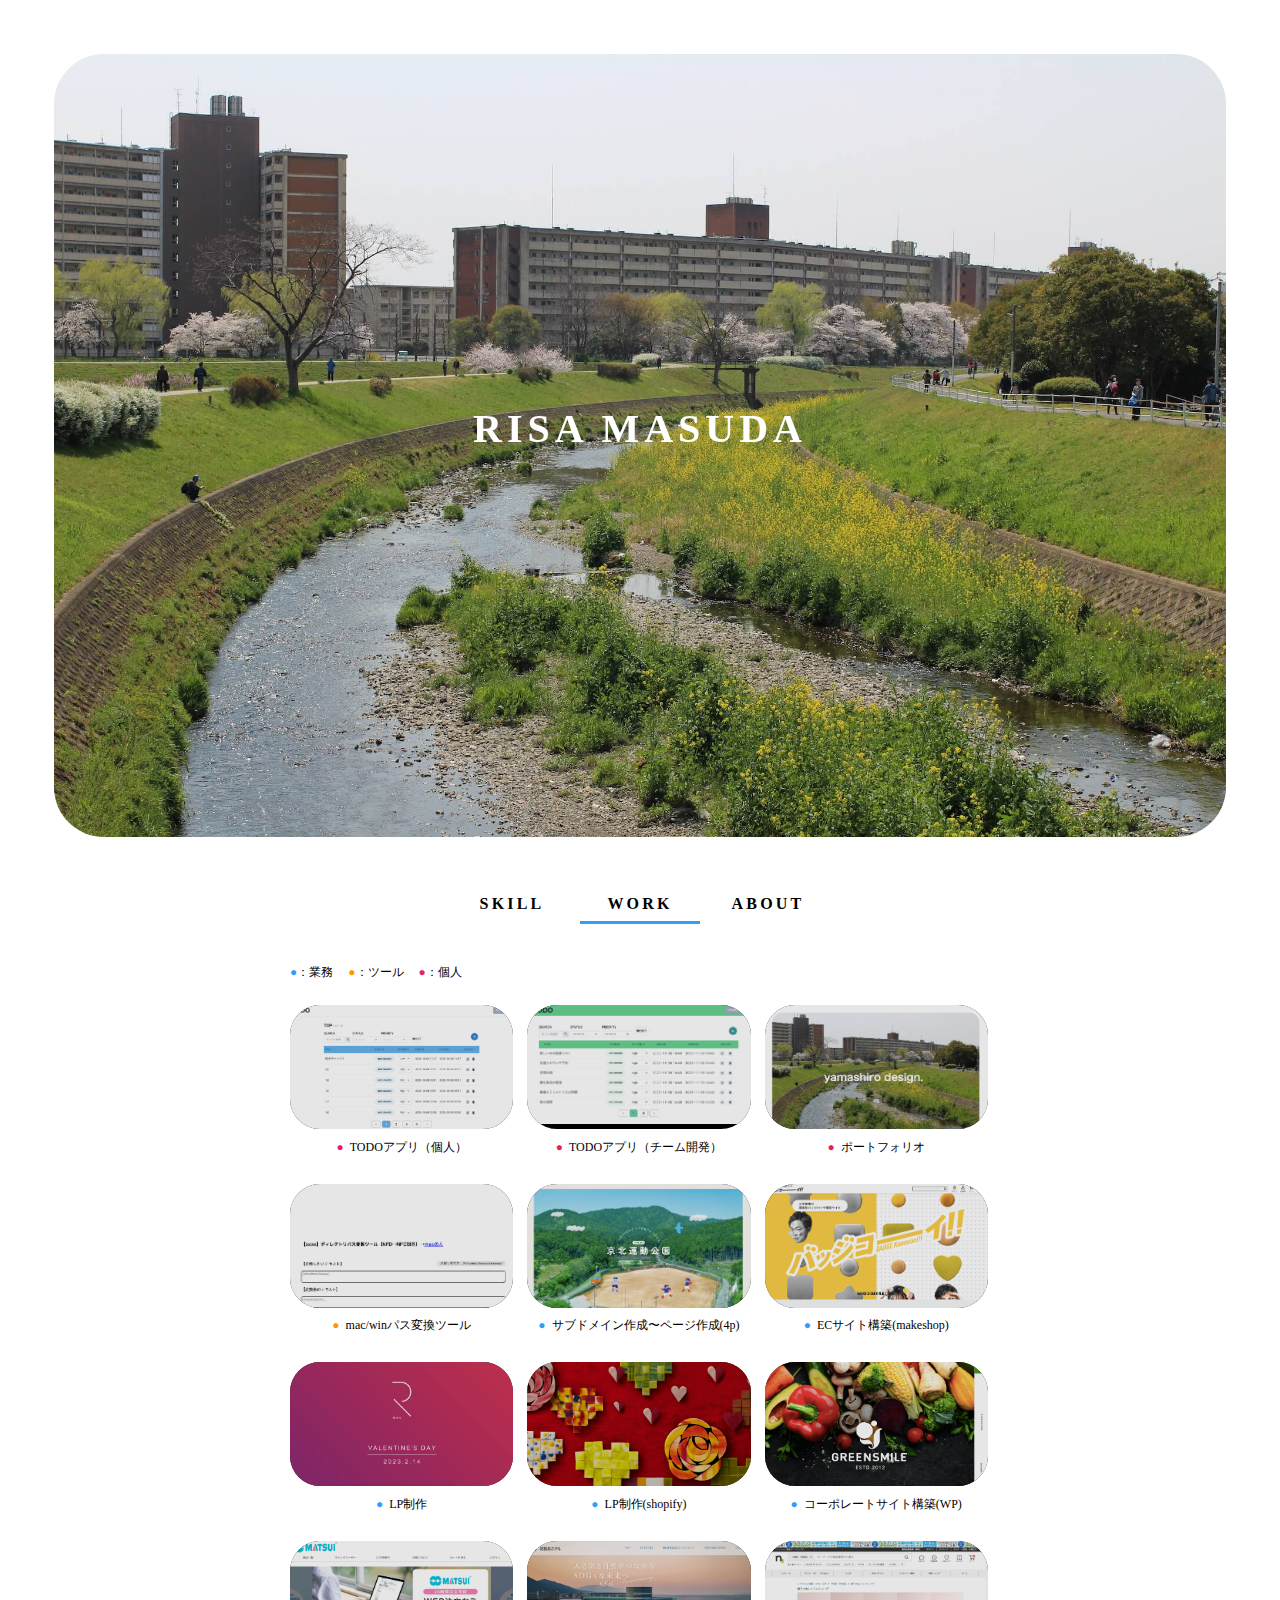
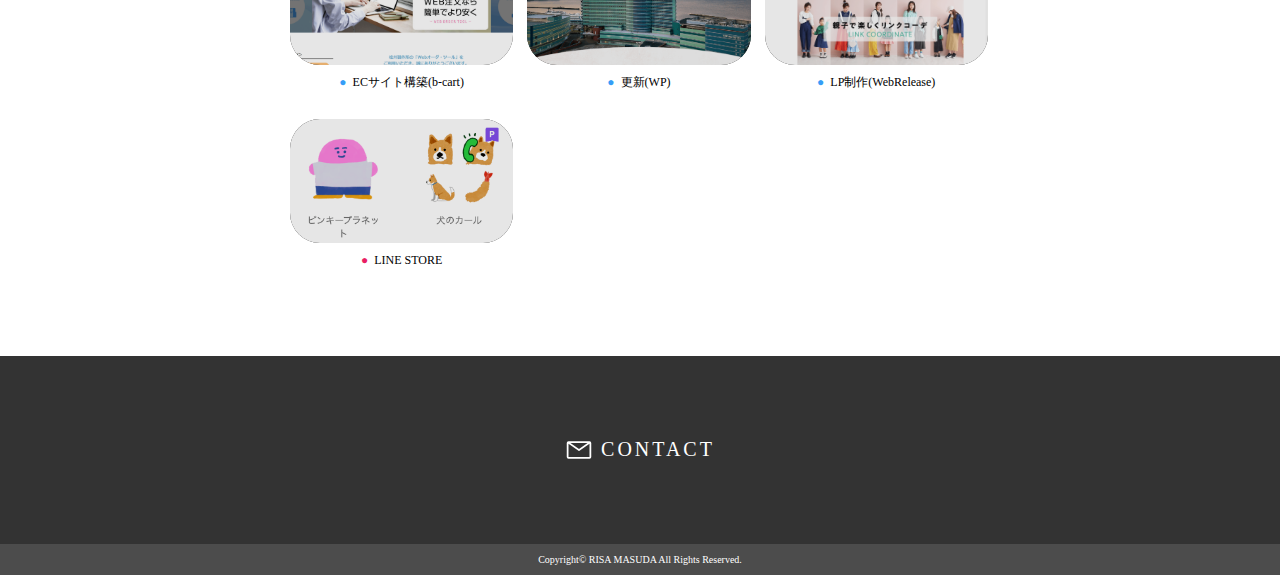
<file: index.html>
<!DOCTYPE html>
<html lang="en">

<head>
    <meta charset="UTF-8">
    <meta http-equiv="X-UA-Compatible" content="IE=edge">
    <meta name="viewport" content="width=device-width, initial-scale=1.0">
    <title>RISA MASUDA</title>
    <link rel="shortcut icon" href="img/favicon.ico">

    <meta property="og:site_name" content="RISA MASUDA" />
    <meta property="og:url" content="https://rmrmrmrmrmrm.github.io/230501_portfolio/" />
    <meta property="og:title" content="RISA MASUDA" />
    <meta property="og:description" content="ポートフォリオ" />
    <meta property="og:type" content="website" />
    <meta property="og:image" content="img/og.png" />
    <meta property="og:locale" content="ja_JP" />
    <meta name="twitter:card" content="summary_large_image" />
    <meta name="twitter:description" content="ポートフォリオ" />
    <meta name="twitter:image:src" content="img/og.png" />

    <link href="img/mv1.jpeg" rel="preload" as="image">

    <link rel="stylesheet" type="text/css" href="css/style.min.css">
    <link rel="stylesheet" type="text/css"
        href="https://cdnjs.cloudflare.com/ajax/libs/font-awesome/5.15.4/css/all.min.css">
</head>

<body>

    <header>
        <h1 id="logo" class="fadeInUp"><a href="index.html">
                RISA MASUDA
            </a></h1>
    </header>


    <div id="kv">
    </div><!-- /#kv -->

    <article id="introduction">
        <ul class="flexC tab">
            <li>SKILL</li>
            <li>WORK</li>
            <li>ABOUT</li>
        </ul>
        <div class="contents">
            <div class="content" id="skill">
                <section>
                    <div id="sort">
                        <div class="sort_menu">
                            <ul class="flexC">
                                <li class="hov sort_item" data-name="la"><span>言語/ライブラリ</span></li>
                                <li class="hov sort_item" data-name="fl"><span>フレームワーク他</span></li>
                                <li class="hov sort_item" data-name="de"><span>デザイン</span></li>
                                <li class="hov sort_item" data-name="cm"><span>CMS・ASP</span></li>
                                <li class="hov sort_item" data-name="pl"><span>進行管理</span></li>
                                <li class="hov sort_item reset" data-name="reset"><span>RESET</span></li>
                            </ul>
                        </div><!-- /.sort_menu -->
                        <table class="sort_table">
                            <tbody>
                                <tr>
                                    <th>実務経験があり<br>特に熟知している<br><span class="star">★★★★★</span></th>
                                    <td>
                                        <ul class="flex">
                                            <li class="sort_child" data-item="la"><img src="img/html5.svg" alt="HTML5">
                                                <p>HTML5</p>
                                            </li>
                                            <li class="sort_child" data-item="la"><img src="img/css3.svg" alt="CSS3">
                                                <p>CSS3</p>
                                            </li>
                                            <li class="sort_child" data-item="la"><img src="img/jquery.svg"
                                                    alt="jQuery">
                                                <p>jQuery</p>
                                            </li>
                                            <li class="sort_child" data-item="de"><img src="img/photoshop.svg"
                                                    alt="photoshop">
                                                <p>photoshop</p>
                                            </li>
                                            <li class="sort_child" data-item="pl"><img src="img/backlog.png"
                                                    alt="Backlog">
                                                <p>Backlog</p>
                                            </li>
                                        </ul><!-- /.flex -->
                                    </td>
                                </tr>
                                <tr>
                                    <th>実務経験がある<br><span class="star">★★★★☆</span></th>
                                    <td>
                                        <ul class="flex">
                                            <li class="sort_child" data-item="la"><img src="img/javascript.svg"
                                                    alt="javascript">
                                                <p>Vanilla.js</p>
                                            </li>
                                            <li class="sort_child wide" data-item="cm"><img src="img/cart.svg"
                                                    alt="cart">
                                                <p>MakeShop/COLORME<br>b-cart/shopify</p>
                                            </li>
                                        </ul><!-- /.flex -->
                                    </td>
                                </tr>
                                <tr>
                                    <th>実務経験はあるが<br>使用期間が短い<br><span class="star">★★★☆☆</span></th>
                                    <td>
                                        <ul class="flex">
                                            <li class="sort_child" data-item="cm"><img src="img/wp.svg" alt="WP">
                                                <p>WP</p>
                                            </li>
                                            <li class="sort_child" data-item="de"><img src="img/xd.svg" alt="XD">
                                                <p>XD</p>
                                            </li>
                                            <li class="sort_child" data-item="pl"><img src="img/subversion.svg"
                                                    alt="subversion">
                                                <p>subversion</p>
                                            </li>
                                        </ul><!-- /.flex -->
                                    </td>
                                </tr>
                                <tr>
                                    <th>個人開発の経験がある<br><span class="star">★★☆☆☆</span></th>
                                    <td>
                                        <ul class="flex">
                                            <li class="sort_child" data-item="la"><img src="img/php.svg" alt="php">
                                                <p>php</p>
                                            </li>
                                            <li class="sort_child" data-item="la"><img src="img/python.svg"
                                                    alt="python">
                                                <p>python</p>
                                            </li>
                                        </ul><!-- /.flex -->
                                    </td>
                                </tr>
                                <tr>
                                    <th>基本的な学習をした<br><span class="star">★☆☆☆☆</span></th>
                                    <td>
                                        <ul class="flex">
                                            <li class="sort_child" data-item="fl"><img src="img/react.svg" alt="React">
                                                <p>React</p>
                                            </li>
                                            <li class="sort_child" data-item="pl"><img src="img/git.svg" alt="Git">
                                                <p>Git</p>
                                            </li>
                                            <li class="sort_child" data-item="de"><img src="img/figma.svg" alt="figma">
                                                <p>figma</p>
                                            </li>
                                        </ul><!-- /.flex -->
                                    </td>
                                </tr>
                                <tr>
                                    <th>学習予定<br><span class="star">☆☆☆☆☆</span></th>
                                    <td>
                                        <ul class="flex">
                                            <li class="sort_child" data-item="fl"><img src="img/vue.svg" alt="Vue.js">
                                                <p>Vue.js</p>
                                            </li>
                                            <li class="sort_child" data-item="fl"><img src="img/laravel.svg"
                                                    alt="laravel">
                                                <p>laravel</p>
                                            </li>
                                            <li class="sort_child" data-item="la"><img src="img/typescript.svg"
                                                    alt="Typescript">
                                                <p>Typescript</p>
                                            </li>
                                            <li class="sort_child" data-item="fl"><img src="img/docker.svg"
                                                    alt="docker">
                                                <p>docker</p>
                                            </li>
                                            <li class="sort_child wide" data-item="fl"><img src="img/rails.svg"
                                                    alt="rails">
                                                <p>Ruby on rails</p>
                                            </li>
                                            <!--
                                            <li class="sort_child" data-item="la"><img src="img/java.svg" alt="java">
                                                <p>java</p>
                                            </li>
                                            <li class="sort_child" data-item="la"><img src="img/threejs.svg" alt="threejs">
                                                <p>threejs</p>
                                            </li>
                                        -->
                                        </ul><!-- /.flex -->
                                    </td>
                                </tr>
                            </tbody>
                        </table>
                    </div><!-- /#sort -->
                </section>
            </div>
            <div class="content" id="work">
                <section>
                    <p class="ico_info">
                        <span class="ico_work">●</span>：業務　
                        <span class="ico_tool">●</span>：ツール　
                        <span class="ico_private">●</span>：個人　
                    </p>
                    <ul class="flex low3">
                        <li>
                            <a href="work/todon.html">
                                <img src="img/tdn0.png" alt="TODOアプリ（個人）">
                                <span>【技術】next13(AppRouter)/typescript/chakra-ui/firebase/vercel<br>
                                    【詳細】解説ページへ</span>
                            </a>
                            <p><span class="ico_private">●</span>TODOアプリ（個人）</p>
                        </li>
                        <li>
                            <a href="work/todo.html">
                                <img src="img/td1.png" alt="TODOアプリ（チーム開発）">
                                <span>【技術】next/Git(GitHubFlow)/chakra-ui/firebase/vercel<br>
                                    【詳細】解説ページへ</span>
                            </a>
                            <p><span class="ico_private">●</span>TODOアプリ（チーム開発）</p>
                        </li>
                        <li>
                            <a href="work/pf.html">
                                <img src="img/og.png" alt="ポートフォリオ">
                                <span>【技術】HTML/CSS/jQuery/Github/jQuery/sass<br>
                                    【詳細】解説ページへ</span>
                            </a>
                            <p><span class="ico_private">●</span>ポートフォリオ</p>
                        </li>
                        <li>
                            <a href="work/tool_path.html">
                                <img src="img/work_toolpath.png" alt="mac/winパス変換ツール">
                                <span>【技術】HTML/CSS/jQuery<br>
                                    【詳細】解説ページへ</span>
                            </a>
                            <p><span class="ico_tool">●</span>mac/winパス変換ツール</p>
                        </li>
                        <li>
                            <a href="https://athletic.kyoto-keihoku.jp/" target="_blank" rel="noopener">
                                <img src="img/work_keihoku.png" alt="サブドメイン作成〜ページ作成(4p)">
                                <span>【担当】コーディング<br>
                                    【技術】HTML/CSS/jQuery/アメブロ記事引用/サブドメイン作成(さくら)<br>
                                    【詳細】外部リンク</span>
                            </a>
                            <p><span class="ico_work">●</span>サブドメイン作成〜ページ作成(4p)</p>
                        </li>
                        <li>
                            <a href="https://www.badge-koi.com/" target="_blank" rel="noopener">
                                <img src="img/work2_1.png" alt="ECサイト構築(makeshop)">
                                <span>【担当】コーディング<br>
                                    【技術】HTML/CSS/jQuery/makeshop<br>
                                    【詳細】外部リンク</span>
                            </a>
                            <p><span class="ico_work">●</span>ECサイト構築(makeshop)</p>
                        </li>
                        <li>
                            <a href="https://rau-kyoto.com/event/valentine2023/" target="_blank" rel="noopener">
                                <img src="img/work4_2.png" alt="">
                                <span>【担当】コーディング<br>
                                    【技術】HTML/CSS/jQuery<br>
                                    【詳細】外部リンク</span>
                            </a>
                            <p><span class="ico_work">●</span>LP制作</p>
                        </li>
                        <li>
                            <a href="https://www.sachitakagi.com/f/valentine2023" target="_blank" rel="noopener">
                                <img src="img/work_future_1.png" alt="LP制作(shopify)">
                                <span>【担当】コーディング<br>
                                    【技術】HTML/CSS/jQuery/shopify<br>
                                    【詳細】外部リンク</span>
                            </a>
                            <p><span class="ico_work">●</span>LP制作(shopify)</p>
                        </li>
                        <li>
                            <a href="https://greensmile-kyoto.jp/" target="_blank" rel="noopener">
                                <img src="img/work3_1.png" alt="コーポレートサイト構築(WP)">
                                <span>【担当】コーディング<br>
                                    【技術】HTML/CSS/jQuery/WP<br>
                                    【詳細】外部リンク</span>
                            </a>
                            <p><span class="ico_work">●</span>コーポレートサイト構築(WP)</p>
                        </li>
                        <li>
                            <a href="#">
                                <img src="img/work_bcart.png" alt="ECサイト構築(b-cart)">
                                <span>【担当】コーディング<br>
                                    【技術】HTML/CSS/jQuery/b-cart<br>
                                    【詳細】リンク先なし</span>
                            </a>
                            <p><span class="ico_work">●</span>ECサイト構築(b-cart)</p>
                        </li>
                        <li>
                            <a href="#">
                                <img src="img/work_biwako.png" alt="更新(WP)">
                                <span>【担当】コーディング<br>
                                    【技術】HTML/CSS/jQuery/WP<br>
                                    【詳細】リンク先なし（クローズ）</span>
                            </a>
                            <p><span class="ico_work">●</span>更新(WP)</p>
                        </li>
                        <li>
                            <a href="https://www.nissen.co.jp/s/kids/CD23SP105/?2nd=SH03_osusume_005" target="_blank"
                                rel="noopener">
                                <img src="img/work1_1.png" alt="LP制作(WebRelease)">
                                <span>【担当】コーディング<br>
                                    【技術】HTML/CSS/jQuery/WebRelease<br>
                                    【詳細】外部リンク</span>
                            </a>
                            <p><span class="ico_work">●</span>LP制作(WebRelease)</p>
                        </li>
                        <li>
                            <a href="https://store.line.me/emojishop/author/5612306/ja" target="_blank" rel="noopener">
                                <img src="img/line.png" alt="LINE STORE">
                                <span>【技術】PSD(イラスト)<br>
                                    【詳細】外部リンク</span>
                            </a>
                            <p><span class="ico_private">●</span>LINE STORE</p>
                        </li>
                    </ul>
                </section>
            </div>
            <div class="content" id="about">
                <section>
                    <div class="box timeline">
                        <div class="period">
                            <div class="period_no"><span class="year"><span class="no">6</span>年</span></div>
                            <div class="period_year">2017〜2023</div>
                            <h2>コーダー</h2>
                            <p>
                                コーダー専業として月30ページのLP制作をメインに、カート系ASPのカスタマイズ制作や、WP新規構築、更新修正等を対応しました。<br>
                                更新性や保守性に配慮し、デザインを忠実に再現できるよう心がけました。
                            </p>
                        </div>
                        <div class="period">
                            <div class="period_no"><span class="year"><span class="no">2</span>年</span></div>
                            <div class="period_year">2015〜2017</div>
                            <h2>webデザイナー</h2>
                            <p>
                                自社CMSの販売〜運用サポートをする事業部のwebデザイナーとして在籍。<br>
                                ディレクション、デザイナー、運用サポートにトータルに関わりました。
                            </p>
                        </div>
                        <div class="period" id="school">
                            <div class="period_no"><span class="year"><span class="no">4</span>年</span></div>
                            <div class="period_year">〜2014年3月</div>
                            <h2>京都造形芸術大学 卒業</h2>
                            <p>
                            </p>
                        </div>
                    </div>
                    <h1>Profile</h1>
                    <div class="box profile">
                        出身：静岡県<br>
                        好きなもの：犬、海、絵、日帰り登山<br>
                    </div>
                </section>
            </div>
        </div>
    </article>

    <footer>
        <div class="flexC contact">
            <!-- <p>\ ご相談はこちら /</p> -->
            <span class="mail shake">
                <img src="img/mail.svg" alt="mail">
            </span>
            <span class="txt">
                <a href="/">CONTACT</a>
            </span>
        </div><!-- /.contact -->
        <p class="copyright">
            Copyright© RISA MASUDA All Rights Reserved.
        </p><!-- /.copyright -->
    </footer>

</body>
<script type="text/javascript" src="https://cdnjs.cloudflare.com/ajax/libs/jquery/3.3.1/jquery.min.js"></script>
<script>
    //TOPロゴ
    $(window).on("load", function () {
        $('#logo').addClass('on-action');
        //scroll
        let scrollEnabled = true;
        $(window).on('scroll', function () {
            if (scrollEnabled) {
                //スクロール発生
                $('#logo').addClass('logoMove').each(function () {
                    scrollEnabled = false;
                    setTimeout(function () {
                        $(this).addClass('logoFront');
                    }, 1500);
                });
            }
        });
    });
    window.addEventListener('load', function popup() {
        const area = document.querySelector('#introduction');
        const area_tp = area.offsetTop; //introductionの左上
        const area_hi = area.clientHeight; //introductionの高さ
        const window_hi = window.innerHeight; //ウィンドウの高さ
        const kv_area = document.querySelector('#kv');
        const kv_hi = kv_area.clientHeight; //kvの高さ
        window.addEventListener('scroll', () => {
            if (window.pageYOffset > area_tp) {
                document.querySelector('header').classList.add('bl');
            } else {
                document.querySelector('header').classList.remove('bl');
            }
            if (window.pageYOffset > kv_hi / 2) {
                document.querySelector('header').classList.add('head_move');
            } else {
                document.querySelector('header').classList.remove('head_move');
            }
        });
        //resize
        var timer = 0;
        window.onresize = function () {
            if (timer > 0) {
                clearTimeout(timer);
            }
            timer = setTimeout(function () {
                popup();
                console.log('window resized');
            }, 500);
        };
    });

    //sessionstorage
    let num = sessionStorage.getItem('selectedTab');
    //console.log('settion num :' + num);
    if (num == null | num == 0) {
        num = 2;
    }
    let cnt = num;
    //console.log('tab:' + '.tab li:nth-child('+ num +')');
    //console.log('cnttents:' + cnt);
    $('.tab li:nth-child(' + num + ')').addClass('current');
    $('.contents .content').hide();
    $('.contents .content:nth-child(' + num + ')').show();
    //クリック
    $('.tab li').click(function () {
        //位置確認
        var num = $(this).parent().children('li').index(this);
        //
        $(this).parent('.tab').each(function () {
            $('>li', this).removeClass('current').eq(num).addClass('current');
        });
        $(this).parent().next().children('.content').hide().eq(num).show();
        //記録
        sessionStorage.setItem('selectedTab', num + 1);
    }).first();
    // }).first().click();
    $('.sort_item').click(function () {
        //reset
        $('.sort_child').show();
        $('.active').removeClass('active');
        //btn
        $(this).addClass('active');
        const name = $(this).data('name');
        //console.log(name)
        $('.sort_child').each(function () {
            let item = $(this).data('item');
            //console.log(item)
            if (name == 'reset') {
                $('.sort_child').show();
                $('.active').removeClass('active');
            } else {
                if (name != item) {
                    $(this).hide();
                }
            }
        });
    });
</script>

</html>
</file>
<file: css/style.min.css>
@import"https://fonts.googleapis.com/css2?family=Hind:wght@300;500;700&display=swap";html,body,div,span,applet,object,iframe,h1,h2,h3,h4,h5,h6,p,blockquote,pre,a,abbr,acronym,address,big,cite,code,del,dfn,em,img,ins,kbd,q,s,samp,small,strike,strong,sub,sup,tt,var,b,u,i,center,dl,dt,dd,ol,ul,li,fieldset,form,label,legend,table,caption,tbody,tfoot,thead,tr,th,td,article,aside,canvas,details,embed,figure,figcaption,footer,header,hgroup,menu,nav,output,ruby,section,summary,time,mark,audio,video{margin:0;padding:0;border:0;font-size:100%;vertical-align:baseline}article,aside,details,figcaption,figure,footer,header,hgroup,menu,nav,section{display:block}ol,ul{list-style:none}blockquote,q{quotes:none}blockquote:before,blockquote:after,q:before,q:after{content:"";content:none}table{border-collapse:collapse;border-spacing:0}:root{--thema-width: min(90%, 1000px);--c-main: #359df7;--c-deep: #337ce5;--c-light: #edf2f7;--radius: 3em;--thema-shadow: 0px 3px 8px 0px rgba(0,0,0,.16)}*{box-sizing:border-box}html{width:100%;position:relative;overflow-x:hidden}body{font-size:10px;font-family:"KleeOne-SemiBold";width:100%;word-break:break-all}a{display:block;text-decoration:none;color:inherit}a:hover{opacity:.8;transition-duration:.2s;cursor:pointer}img{width:100%;image-rendering:-webkit-optimize-contrast;vertical-align:top}.flex,.flexA,.flexB,.flexC{display:flex;flex-wrap:wrap}.flexA{justify-content:space-around}.flexB{justify-content:space-between}.flexC{justify-content:center}.low2>li{width:49%;margin:0 1% 1% 0}.low2>li:nth-of-type(2n){margin-right:0}.low3>li{width:32.33333%;margin:0 1% 1% 0}.low3>li:nth-of-type(3n){margin-right:0}.low4>li{width:15%;margin:0 1% 1% 0}.low4>li:nth-of-type(4n){margin-right:0}.low5>li{width:19%;margin:0 1% 1% 0}.low5>li:nth-of-type(5n){margin-right:0}.low6>li{width:15%;margin:0 1% 1% 0}.low6>li:nth-of-type(6n){margin-right:0}table{table-layout:fixed;word-break:break-all;border-collapse:collapse;border-spacing:0;letter-spacing:.1em}table th,table td{padding:1em .8em .8em;font-weight:normal}table th{width:30%}table td{width:80%}.hov:hover{cursor:pointer}.no-link{pointer-events:none}.pconly{display:block !important}.sponly{display:none !important}.fab{font-family:"Font Awesome 5 Brands"}.fab{font-weight:400}.fa-twitter:before{content:""}.fa-instagram:before{content:""}.fa-facebook-f:before{content:""}@media screen and (max-width: 800px){.pconly{display:none !important}.sponly{display:block !important}body{font-size:.8vw;overflow:hidden}}@media screen and (max-width: 650px){body{font-size:3.1111vw}}.fadeIn,.fadeInUp,.fadeInUp2,.fadeInDown{-webkit-animation-duration:1.5s;animation-duration:1.5s}.fadeInLeft,.fadeInRight{-webkit-animation-duration:1s;animation-duration:1s}.delay02{-webkit-animation-delay:.2s;animation-delay:.2s}.delay04{-webkit-animation-delay:.4s;animation-delay:.4s}.delay06{-webkit-animation-delay:.6s;animation-delay:.6s}.delay08{-webkit-animation-delay:.8s;animation-delay:.8s}.delay10{-webkit-animation-delay:1s;animation-delay:1s}.delay12{-webkit-animation-delay:1.2s;animation-delay:1.2s}.fadeIn.on-action{-webkit-animation-name:fadeIn;animation-name:fadeIn}.fadeInUp.on-action{-webkit-animation-name:fadeInUp;animation-name:fadeInUp}.fadeInUp2.on-action{-webkit-animation-name:fadeInUp2;animation-name:fadeInUp2}.fadeInDown.on-action{-webkit-animation-name:fadeInDown;animation-name:fadeInDown}.fadeInLeft.on-action{-webkit-animation-name:fadeInLeft;animation-name:fadeInLeft}.fadeInRight.on-action{-webkit-animation-name:fadeInRight;animation-name:fadeInRight}.fadeIn,.fadeInDown,.fadeInLeft,.fadeInRight{transition-timing-function:ease-in-out}.fadeInUp,.fadeInUp2{transition-timing-function:cubic-bezier(0.215, 0.61, 0.355, 1)}@-webkit-keyframes fadeIn{from{opacity:0}to{opacity:1}}@keyframes fadeIn{from{opacity:0}to{opacity:1}}@-webkit-keyframes fadeInUp{from{opacity:0;transform:translate3d(0, 50%, 0)}to{opacity:1;transform:translate3d(0, 0, 0)}}@keyframes fadeInUp{from{opacity:0;transform:translate3d(0, 50%, 0)}to{opacity:1;transform:translate3d(0, 0, 0)}}@-webkit-keyframes fadeInUp2{from{opacity:0;transform:translate3d(0, 50%, 0)}to{opacity:1;transform:translate3d(0, 0, 0)}}@keyframes fadeInUp2{from{opacity:0;transform:translate3d(0, 50%, 0)}to{opacity:1;transform:translate3d(0, 0, 0)}}@-webkit-keyframes fadeInDown{from{opacity:0;transform:translate3d(0, -30%, 0)}to{opacity:1;transform:translate3d(0, 0, 0)}}@keyframes fadeInDown{from{opacity:0;transform:translate3d(0, -30%, 0)}to{opacity:1;transform:translate3d(0, 0, 0)}}@-webkit-keyframes fadeInLeft{from{opacity:0;transform:translate3d(-50%, 0, 0)}to{opacity:1;transform:translate3d(0, 0, 0)}}@keyframes fadeInLeft{from{opacity:0;transform:translate3d(-50%, 0, 0)}to{opacity:1;transform:translate3d(0, 0, 0)}}@-webkit-keyframes fadeInRight{from{opacity:0;transform:translate3d(50%, 0, 0)}to{opacity:1;transform:translate3d(0, 0, 0)}}@keyframes fadeInRight{from{opacity:0;transform:translate3d(50%, 0, 0)}to{opacity:1;transform:translate3d(0, 0, 0)}}.fadeIn,.fadeInUp,.fadeInUp2,.fadeInDown,.fadeInLeft,.fadeInRight{visibility:hidden;-webkit-animation-fill-mode:both;animation-fill-mode:both;-webkit-animation-play-state:paused;animation-play-state:paused}.fadeIn.on-action,.fadeInUp.on-action,.fadeInUp2.on-action,.fadeInDown.on-action,.fadeInLeft.on-action,.fadeInRight.on-action{transform:none;visibility:visible;-webkit-animation-play-state:running;animation-play-state:running;-webkit-animation-fill-mode:both;animation-fill-mode:both}.shake{-webkit-animation:shake 1s linear infinite alternate;animation:shake 1s linear infinite alternate}@-webkit-keyframes shake{0%{transform:rotate(0deg)}16%{transform:rotate(0deg)}33%{transform:rotate(0deg)}49%{transform:rotate(0deg)}66%{transform:rotate(-15deg)}83%{transform:rotate(0deg)}100%{transform:rotate(-22.5deg)}}@keyframes shake{0%{transform:rotate(0deg)}16%{transform:rotate(0deg)}33%{transform:rotate(0deg)}49%{transform:rotate(0deg)}66%{transform:rotate(-15deg)}83%{transform:rotate(0deg)}100%{transform:rotate(-22.5deg)}}@-webkit-keyframes loopslider1{0%{transform:translateX(100%)}100%{transform:translateX(-100%)}}@keyframes loopslider1{0%{transform:translateX(100%)}100%{transform:translateX(-100%)}}@-webkit-keyframes loopslider2{0%{transform:translateX(0)}100%{transform:translateX(-200%)}}@keyframes loopslider2{0%{transform:translateX(0)}100%{transform:translateX(-200%)}}.loopslider{position:relative;display:flex;width:100vw;overflow:hidden}.loopslider ul{padding:0;width:100vw;display:flex;flex-shrink:0}.loopslider ul:first-child{-webkit-animation:loopslider1 60s -30s linear infinite;animation:loopslider1 60s -30s linear infinite}.loopslider ul:last-child{-webkit-animation:loopslider2 60s linear infinite;animation:loopslider2 60s linear infinite}.loopslider ul li{display:inline-block;width:100%;margin-right:20px;list-style:none;text-align:center}.loopslider ul li img{display:block;width:100%;height:auto}@media screen and (max-width: 800px){.loopslider{width:200vw}.loopslider ul{width:200vw}}@-webkit-keyframes hov_line{0%{width:0}100%{width:100%}}@keyframes hov_line{0%{width:0}100%{width:100%}}header{position:fixed;top:8vh;right:0;left:0;width:89vw;padding:1em;margin:auto;color:#fff;transition:all 1s ease;z-index:1}@media screen and (max-width: 800px){header{top:6vh;width:72vw}}header h1#logo{position:absolute;top:37vh;left:0;right:0;letter-spacing:.5em;display:block;text-align:center;opacity:1;transition:all 1s ease}@media screen and (max-width: 800px){header h1#logo{top:12vh}}header h1#logo a{font-size:4em}@media screen and (max-width: 800px){header h1#logo a{font-size:2em}}header h1#logo.logoMove{top:2em}@media screen and (max-width: 800px){header h1#logo.logoMove{top:1vh;left:0;right:0}}header h1#logo.logoMove a{font-size:1.6em}header #menubar{float:right}header #menubar ul li{margin:0 .5em;font-size:2em}@media screen and (max-width: 800px){header #menubar ul li{font-size:2em}}@media screen and (max-width: 800px){header #menubar ul li{font-size:1em}}header.bl{color:#000;top:0}header.head_move{transition-duration:0s;transition-delay:0s;top:0vh;left:0vh}#kv{border-radius:5em;background-image:url(../img/mv1.jpeg);background-position:center center;background-size:cover;height:87vh;margin:6vh 6vh 0;overflow:hidden}@media screen and (max-width: 800px){#kv{margin:4vh 4vh 0}}article,footer{position:relative}.tab{width:100%;padding:5em 0 0}@media screen and (max-width: 800px){.tab{padding:3em 0 0}}.tab li{display:block;padding:.5em 0;margin:0 .25em;text-align:center;box-sizing:border-box;font-size:1.6em;width:min(24%,120px);position:relative;font-weight:700;letter-spacing:.2em}.tab li:hover{cursor:pointer}.tab li:hover:after{content:"";position:absolute;bottom:0;left:0;height:3px;width:100%;background:var(--c-main);-webkit-animation-name:hov_line;animation-name:hov_line;-webkit-animation-duration:.5s;animation-duration:.5s}.tab li.current{border-bottom:3px solid var(--c-main)}.tab li.current:hover:after{position:static}.content{margin:0;padding:4em 1em 6em;text-align:center;min-height:30em}.contents .content{transition:all 1s ease;display:none}.contents .content:nth-child(1){display:block}.contents .content section{width:min(100%,700px);margin:auto}.contents #skill #sort .sort_menu ul{align-items:center;position:relative;width:min(100%,700px);margin:auto}.contents #skill #sort .sort_menu ul li{margin:.2em;border-radius:100px;padding:.7em 1.5em;border:solid 1px var(--c-main)}.contents #skill #sort .sort_menu ul li span{display:block;font-size:1.2em}.contents #skill #sort .sort_menu ul li.reset{border:none;padding:0;text-decoration:underline;position:absolute;bottom:-2.5em;right:1em;background:none}.contents #skill #sort .sort_menu ul li.active{background-color:var(--c-deep);color:#fff}.contents #skill #sort .sort_table{width:min(100%,700px);margin:4em auto 0}.contents #skill #sort .sort_table tbody{border-top:solid 1px #eee}.contents #skill #sort .sort_table tbody tr{border-bottom:solid 1px #eee}.contents #skill #sort .sort_table tbody tr th{vertical-align:middle;min-height:2em;font-size:1.2em;padding-top:1.5em;background:#f7f7f7;border-bottom:solid 1px #fff}@media screen and (max-width: 800px){.contents #skill #sort .sort_table tbody tr th{font-size:1em;width:50%}}.contents #skill #sort .sort_table tbody tr th .star{color:#ff9800}.contents #skill #sort .sort_table tbody tr td{padding:1em}.contents #skill #sort .sort_table tbody tr td ul li.sort_child{width:20%;margin-top:1em}@media screen and (max-width: 800px){.contents #skill #sort .sort_table tbody tr td ul li.sort_child{width:50%}}.contents #skill #sort .sort_table tbody tr td ul li.sort_child img{width:3.5em}@media screen and (max-width: 800px){.contents #skill #sort .sort_table tbody tr td ul li.sort_child img{width:2.5em}}.contents #skill #sort .sort_table tbody tr td ul li.sort_child p{padding-top:.5em;font-size:1em}.contents #skill #sort .sort_table tbody tr td ul li.sort_child.wide{width:auto}.contents #work .ico_info{margin:0 0 2em;text-align:left;font-size:1.2em}.contents #work .ico_work{color:var(--c-main)}.contents #work .ico_tool{color:#ff9800}.contents #work .ico_private{color:#e91e63}.contents #work ul li{width:31.9%;margin:0 2% 4% 0}@media screen and (max-width: 800px){.contents #work ul li{width:48%}}.contents #work ul li:nth-of-type(3n){margin-right:0}@media screen and (max-width: 800px){.contents #work ul li:nth-of-type(3n){margin-right:2%}}.contents #work ul li a{display:block;height:min(25vw,124px);overflow:hidden;position:relative;border-radius:var(--radius);background:#000}.contents #work ul li a:hover img{transform:scale(1.1, 1.1);opacity:.3}.contents #work ul li a:hover span{word-break:break-all;display:block;position:absolute;color:#fff;top:50%;left:50%;transform:translate(-50%, -50%);-webkit-transform:translateY(-50%) translateX(-50%);width:85%;text-align:left}.contents #work ul li a img{transition-duration:.4s;opacity:.9}.contents #work ul li p{padding-top:.8em;font-size:1.2em}.contents #work ul li p span{display:inline-block;padding-right:.5em}.contents #about h1{font-size:2em}.contents #about .box{width:min(100%,700px);margin:2em auto 4em;position:relative}.contents #about .timeline:before{position:absolute;top:0;left:6%;margin:auto;content:"";width:2px;height:100%;border-left:dashed var(--c-main) 1px}@media screen and (max-width: 800px){.contents #about .timeline:before{left:12%}}.contents #about .timeline .period{background:var(--c-light);padding:3em 3em;border-radius:var(--radius);position:relative;text-align:left;margin:0 0 3em auto;width:85%}@media screen and (max-width: 800px){.contents #about .timeline .period{width:80%}}.contents #about .timeline .period:last-of-type{margin-bottom:0}.contents #about .timeline .period:before{position:absolute;top:0;bottom:0;left:-8%;margin:auto;content:"";width:8%;height:2px;background-color:var(--c-main)}.contents #about .timeline .period .period_no{position:absolute;top:0;bottom:0;left:-15%;margin:auto;content:"";width:5em;height:5em;background-color:var(--c-main);border-radius:100px;color:#fff;text-align:center}@media screen and (max-width: 800px){.contents #about .timeline .period .period_no{width:9em;height:9em}}@media screen and (max-width: 600px){.contents #about .timeline .period .period_no{width:6em;height:6em;left:-27%}}.contents #about .timeline .period .period_no .year{padding:20% 0 0;display:block}.contents #about .timeline .period .period_no .year .no{font-size:2em}.contents #about .timeline .period .period_year{display:block;color:var(--c-deep);font-weight:bold}.contents #about .timeline .period h2{font-size:1.8em;padding:0 0 .5em}.contents #about .timeline .period p{font-size:1.2em}.contents #about .timeline #school:before{background-color:#6370b5}.contents #about .timeline #school .period_no{background-color:#6370b5}.contents #about .timeline #school .period_year{color:#6370b5}.contents #about .profile{line-height:2;font-size:1.3em}footer{background:#333;color:#fff;text-align:center}footer .contact{padding:8em;align-items:center}footer .contact p{width:100%}footer .contact span{display:inline-block}footer .contact .mail{width:2.8em}footer .contact .mail img{filter:invert(1)}footer .contact .txt{font-size:2em;padding-left:.4em}footer .contact .txt a{letter-spacing:3px}footer .copyright{padding:1em;background:#4c4c4c}
/*# sourceMappingURL=style.min.css.map */
</file>
